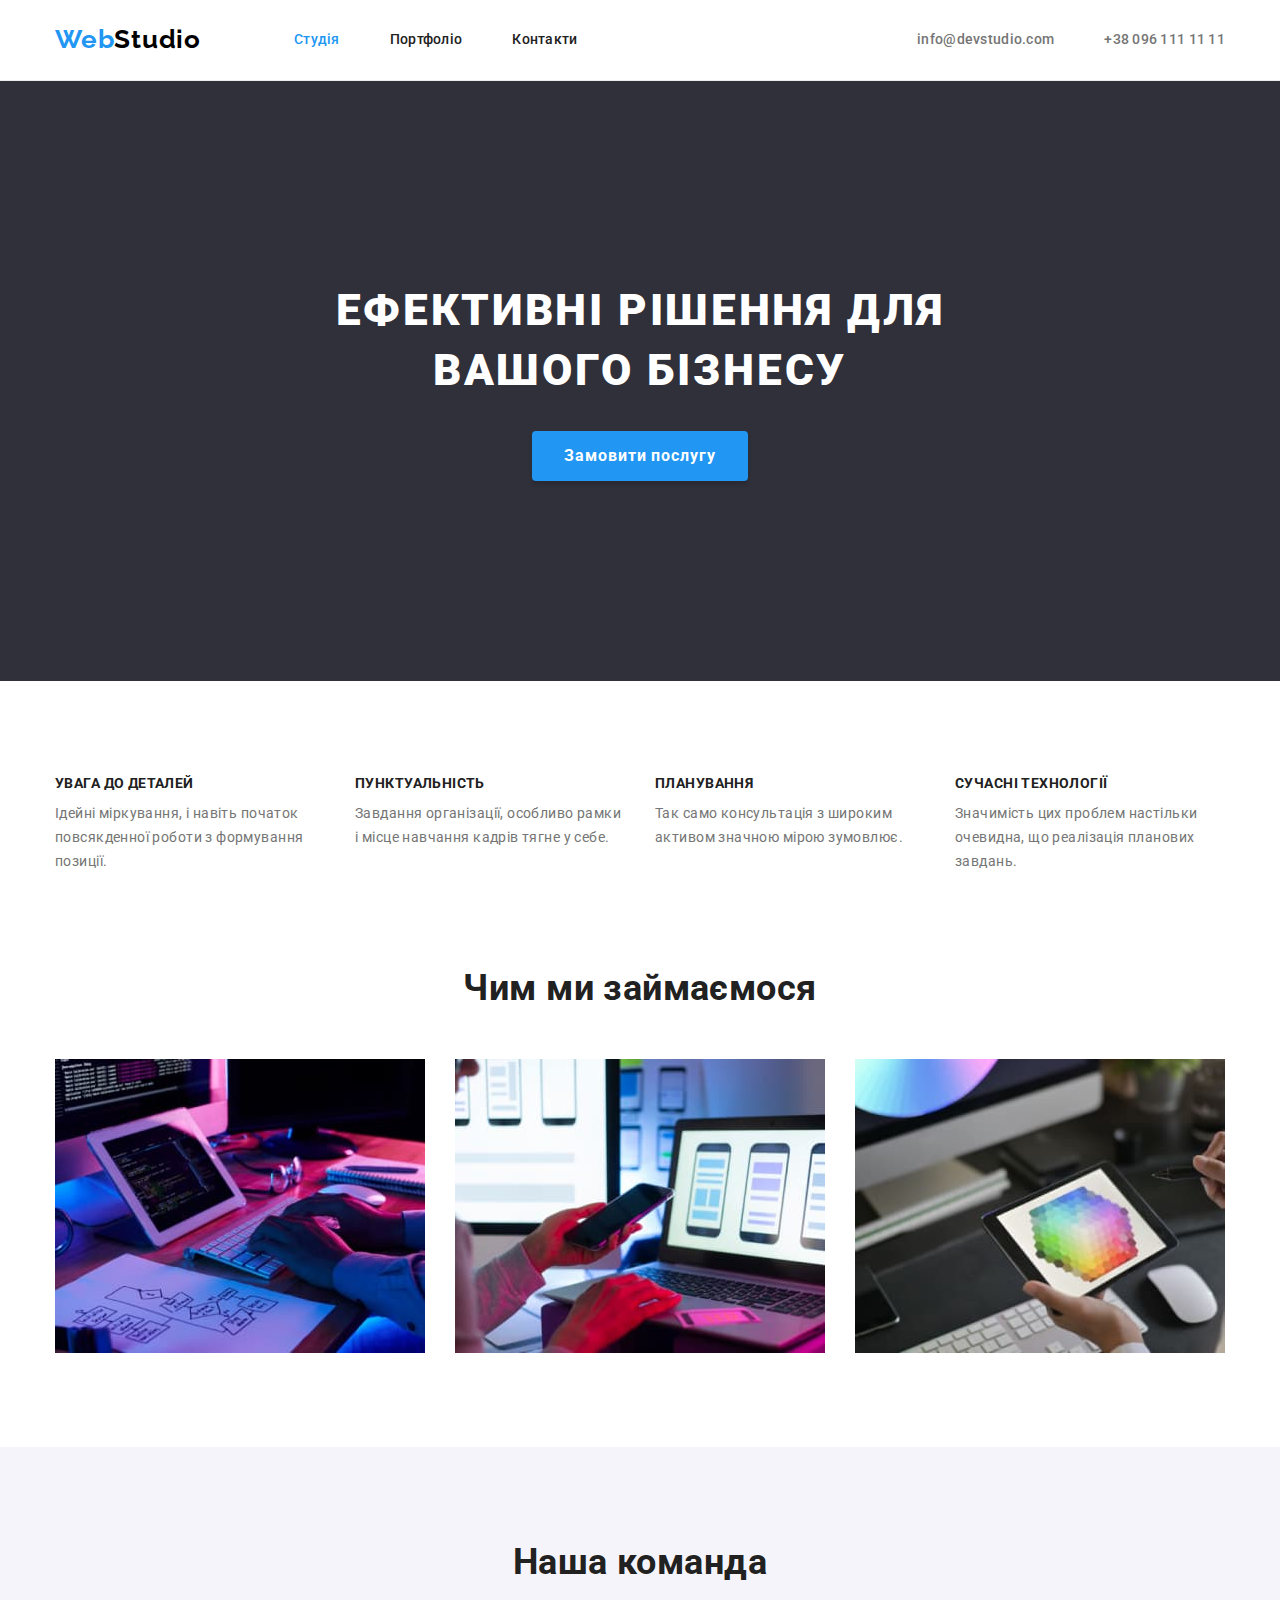
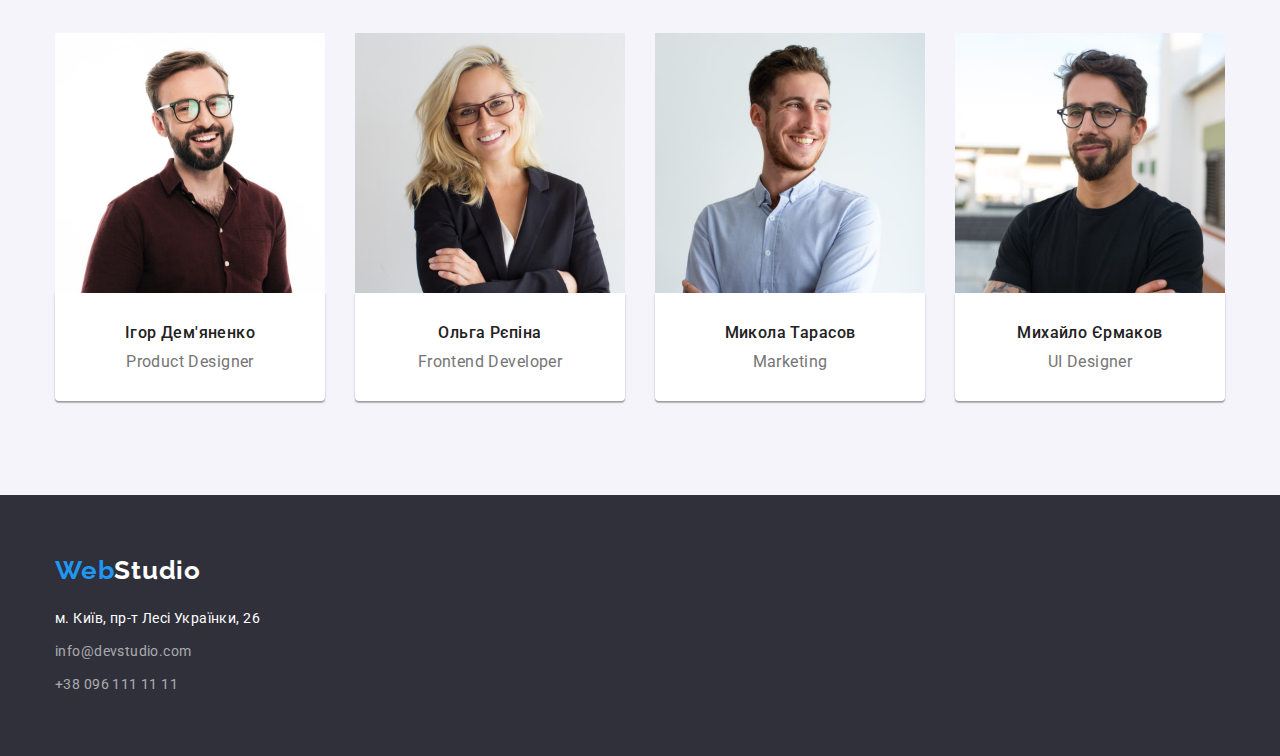
<file: index.html>
<!DOCTYPE html>
<html lang="uk">
  <head>
    <meta charset="UTF-8" />
    <meta http-equiv="X-UA-Compatible" content="IE=edge" />
    <meta name="viewport" content="width=device-width, initial-scale=1.0" />
    <title>Студія</title>
    <link rel="preconnect" href="https://fonts.googleapis.com" />
    <link rel="preconnect" href="https://fonts.gstatic.com" crossorigin />
    <link
      href="https://fonts.googleapis.com/css2?family=Raleway:wght@700&family=Roboto:wght@400;500;700;900&display=swap"
      rel="stylesheet"
    />
    <link
      rel="stylesheet"
      href="https://cdnjs.cloudflare.com/ajax/libs/modern-normalize/1.1.0/modern-normalize.min.css"
    />
    <link rel="stylesheet" href="./css/styles.css" />
  </head>
  <body>
    <header class="header">
      <div class="container header-container">
        <nav class="header-nav">
          <a href="./index.html" class="header-logo logo link" lang="en"
            ><span class="logo-accent">Web</span>Studio</a
          >
          <ul class="header-nav-list list">
            <li class="header-nav-item">
              <a
                href="./index.html"
                class="header-nav-link header-links link current"
                >Студія</a
              >
            </li>
            <li class="header-nav-item">
              <a
                href="./portfolio.html"
                class="header-nav-link header-links link"
                >Портфоліо</a
              >
            </li>
            <li class="header-nav-item">
              <a href="#" class="header-nav-link header-links link">Контакти</a>
            </li>
          </ul>
        </nav>
        <ul class="header-contacts-list list">
          <li class="header-contacts-item">
            <a
              href="mailto:info@devstudio.com"
              class="header-contacts-link header-links link"
              lang="en"
              >info@devstudio.com</a
            >
          </li>
          <li class="header-contacts-item">
            <a
              href="tel:+380961111111"
              class="header-contacts-link header-links link"
              >+38 096 111 11 11</a
            >
          </li>
        </ul>
      </div>
    </header>
    <main>
      <section class="hero">
        <div class="container hero-container">
          <h1 class="hero-title">Ефективні рішення для вашого бізнесу</h1>
          <button class="hero-btn button" type="button">
            Замовити послугу
          </button>
        </div>
      </section>
      <section class="benefits section">
        <div class="container">
          <h2 class="visually-hidden">Переваги</h2>
          <ul class="benefits-list list">
            <li class="benefits-item">
              <h3 class="benefits-item-title">УВАГА ДО ДЕТАЛЕЙ</h3>
              <p class="benefits-item-text">
                Ідейні міркування, і навіть початок повсякденної роботи з
                формування позиції.
              </p>
            </li>
            <li class="benefits-item">
              <h3 class="benefits-item-title">ПУНКТУАЛЬНІСТЬ</h3>
              <p class="benefits-item-text">
                Завдання організації, особливо рамки і місце навчання кадрів
                тягне у себе.
              </p>
            </li>
            <li class="benefits-item">
              <h3 class="benefits-item-title">ПЛАНУВАННЯ</h3>
              <p class="benefits-item-text">
                Так само консультація з широким активом значною мірою зумовлює.
              </p>
            </li>
            <li class="benefits-item">
              <h3 class="benefits-item-title">СУЧАСНІ ТЕХНОЛОГІЇ</h3>
              <p class="benefits-item-text">
                Значимість цих проблем настільки очевидна, що реалізація
                планових завдань.
              </p>
            </li>
          </ul>
        </div>
      </section>
      <section class="work section">
        <div class="container">
          <h2 class="works-title section-title">Чим ми займаємося</h2>
          <ul class="works-list list">
            <li class="works-item">
              <img
                class="image-block"
                src="./images/devimg.jpg"
                alt="Розробка"
                width="370"
                height="294"
              />
            </li>
            <li class="works-item">
              <img
                class="image-block"
                src="./images/desimg.jpg"
                alt="Дизайн"
                width="370"
                height="294"
              />
            </li>
            <li class="works-item">
              <img
                class="image-block"
                src="./images/modimg.jpg"
                alt="Моделювання"
                width="370"
                height="294"
              />
            </li>
          </ul>
        </div>
      </section>
      <section class="teams section">
        <div class="container">
          <h2 class="teams-title section-title">Наша команда</h2>
          <ul class="teams-list list">
            <li class="teams-item">
              <img
                class="image-block"
                src="./images/pdimg.jpg"
                alt="Дизайнер"
                width="270"
                height="260"
              />
              <div class="teams-item-container">
                <h3 class="teams-item-title">Ігор Дем'яненко</h3>
                <p class="teams-item-text" lang="en">Product Designer</p>
              </div>
            </li>
            <li class="teams-item">
              <img
                class="image-block"
                src="./images/feimg.jpg"
                alt="Фронтенд розробник"
                width="270"
                height="260"
              />
              <div class="teams-item-container">
                <h3 class="teams-item-title">Ольга Рєпіна</h3>
                <p class="teams-item-text" lang="en">Frontend Developer</p>
              </div>
            </li>
            <li class="teams-item">
              <img
                class="image-block"
                src="./images/mrkimg.jpg"
                alt="Маркетолог"
                width="270"
                height="260"
              />
              <div class="teams-item-container">
                <h3 class="teams-item-title">Микола Тарасов</h3>
                <p class="teams-item-text" lang="en">Marketing</p>
              </div>
            </li>
            <li class="teams-item">
              <img
                class="image-block"
                src="./images/udimg.jpg"
                alt="Дизайнер інтерфейсу"
                width="270"
                height="260"
              />
              <div class="teams-item-container">
                <h3 class="teams-item-title">Михайло Єрмаков</h3>
                <p class="teams-item-text" lang="en">UI Designer</p>
              </div>
            </li>
          </ul>
        </div>
      </section>
    </main>
    <footer class="footer">
      <div class="container">
        <a href="./index.html" class="footer-logo logo link" lang="en"
          ><span class="logo-accent">Web</span>Studio</a
        >
        <address class="footer-address">
          <ul class="footer-list list">
            <li class="footer-item">
              <a
                href="https://goo.gl/maps/PDugxQ5YmVDt4aWX9"
                class="footer-item-link footer-links address link"
                target="_blank"
                rel="noreferrer noopener nofollow"
                >м. Київ, пр-т Лесі Українки, 26</a
              >
            </li>
            <li class="footer-item">
              <a
                href="mailto:info@devstudio.com"
                class="footer-item-link footer-links link"
                lang="en"
                >info@devstudio.com</a
              >
            </li>
            <li class="footer-item">
              <a
                href="tel:+380961111111"
                class="footer-item-link footer-links link"
                >+38 096 111 11 11</a
              >
            </li>
          </ul>
        </address>
      </div>
    </footer>
  </body>
</html>
</file>
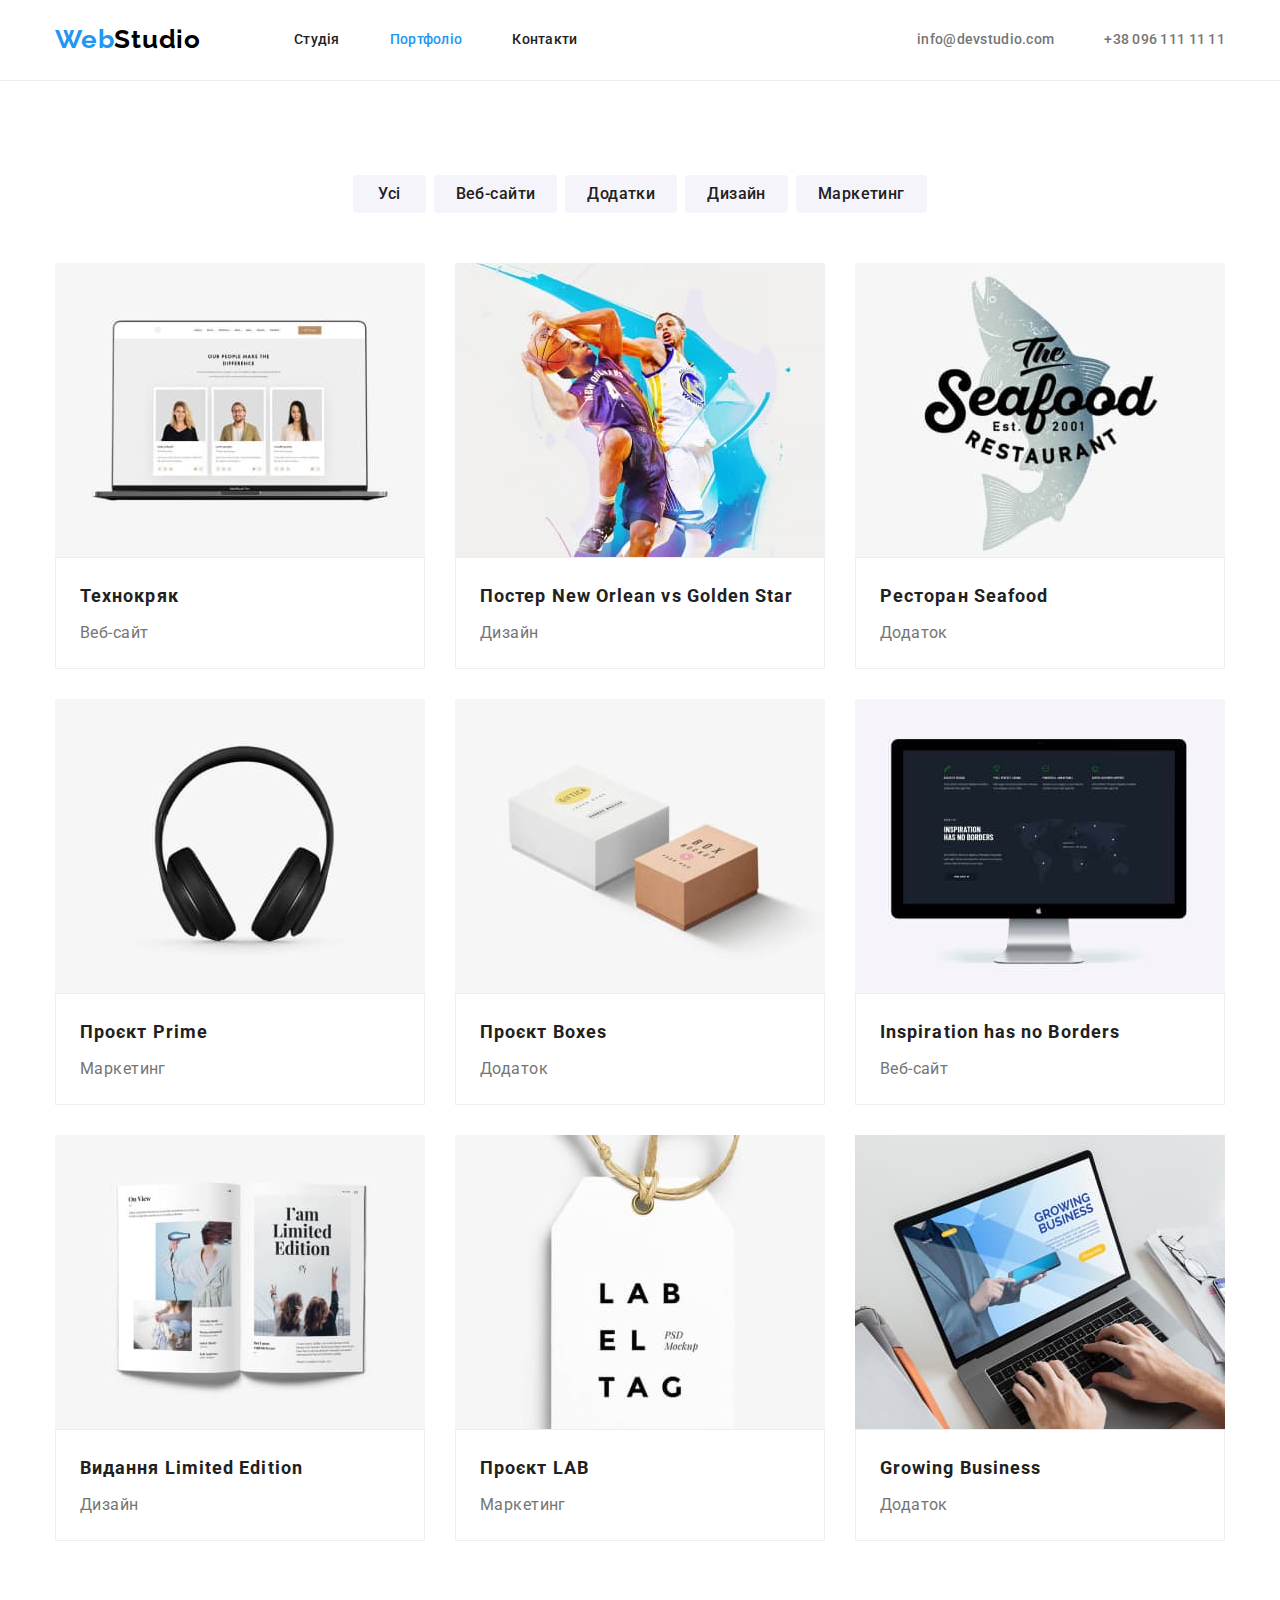
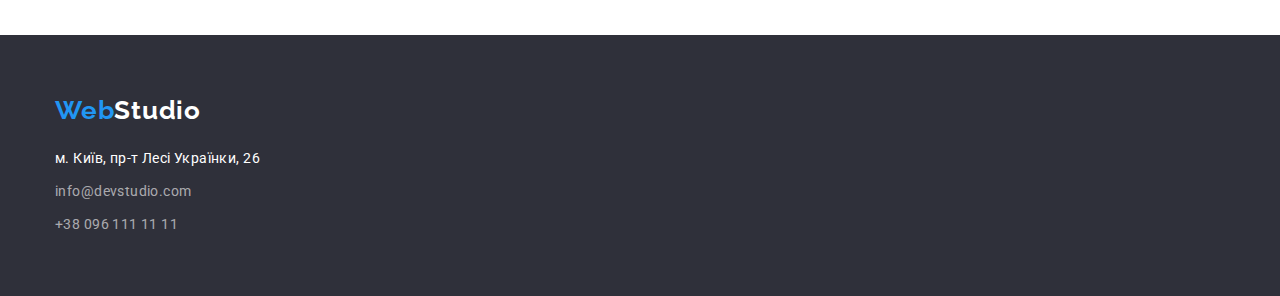
<file: portfolio.html>
<!DOCTYPE html>
<html lang="uk">
  <head>
    <meta charset="UTF-8" />
    <meta http-equiv="X-UA-Compatible" content="IE=edge" />
    <meta name="viewport" content="width=device-width, initial-scale=1.0" />
    <title>Портфоліо</title>
    <link rel="preconnect" href="https://fonts.googleapis.com" />
    <link rel="preconnect" href="https://fonts.gstatic.com" crossorigin />
    <link
      href="https://fonts.googleapis.com/css2?family=Raleway:wght@700&family=Roboto:wght@400;500;700;900&display=swap"
      rel="stylesheet"
    />
    <link
      rel="stylesheet"
      href="https://cdnjs.cloudflare.com/ajax/libs/modern-normalize/1.1.0/modern-normalize.min.css"
    />
    <link rel="stylesheet" href="./css/styles.css" />
  </head>
  <body>
    <header class="header">
      <div class="container header-container">
        <nav class="header-nav">
          <a href="./index.html" class="header-logo logo link" lang="en"
            ><span class="logo-accent">Web</span>Studio</a
          >
          <ul class="header-nav-list list">
            <li class="header-nav-item">
              <a href="./index.html" class="header-nav-link header-links link"
                >Студія</a
              >
            </li>
            <li class="header-nav-item">
              <a
                href="./portfolio.html"
                class="header-nav-link header-links current link"
                >Портфоліо</a
              >
            </li>
            <li class="header-nav-item">
              <a href="#" class="header-nav-link header-links link">Контакти</a>
            </li>
          </ul>
        </nav>
        <ul class="header-contacts-list list">
          <li class="header-contacts-item">
            <a
              href="mailto:info@devstudio.com"
              class="header-contacts-link header-links link"
              lang="en"
              >info@devstudio.com</a
            >
          </li>
          <li class="header-contacts-item">
            <a
              href="tel:+380961111111"
              class="header-contacts-link header-links link"
              >+38 096 111 11 11</a
            >
          </li>
        </ul>
      </div>
    </header>
    <main>
      <section class="portfolio section">
        <div class="container">
          <h1 class="visually-hidden">Портфоліо</h1>
          <ul class="portfolio-filter-list list">
            <li class="portfolio-filter-item">
              <button class="portfolio-filter-btn button" type="button">
                Усі
              </button>
            </li>
            <li class="portfolio-filter-item">
              <button class="portfolio-filter-btn button" type="button">
                Веб-сайти
              </button>
            </li>
            <li class="portfolio-filter-item">
              <button class="portfolio-filter-btn button" type="button">
                Додатки
              </button>
            </li>
            <li class="portfolio-filter-item">
              <button class="portfolio-filter-btn button" type="button">
                Дизайн
              </button>
            </li>
            <li class="portfolio-filter-item">
              <button class="portfolio-filter-btn button" type="button">
                Маркетинг
              </button>
            </li>
          </ul>
          <ul class="portfolio-works-list list">
            <li class="portfolio-works-item">
              <a href="#" class="portfolio-works-link link">
                <img
                  class="image-block"
                  src="./images/criak-img.jpg"
                  alt="Веб-сайт"
                  width="370"
                  height="294"
                />
                <div class="cards-text-container">
                  <h2 class="portfolio-works-title">Технокряк</h2>
                  <p class="portfolio-works-text">Веб-сайт</p>
                </div>
              </a>
            </li>
            <li class="portfolio-works-item">
              <a href="#" class="portfolio-works-link link">
                <img
                  class="image-block"
                  src="./images/poster-img.jpg"
                  alt="Постер"
                  width="370"
                  height="294"
                />
                <div class="cards-text-container">
                  <h2 class="portfolio-works-title">
                    Постер <span lang="en">New Orlean vs Golden Star</span>
                  </h2>
                  <p class="portfolio-works-text">Дизайн</p>
                </div>
              </a>
            </li>
            <li class="portfolio-works-item">
              <a href="#" class="portfolio-works-link link">
                <img
                  class="image-block"
                  src="./images/shark-img.jpg"
                  alt="Ресторан"
                  width="370"
                  height="294"
                />
                <div class="cards-text-container">
                  <h2 class="portfolio-works-title">
                    Ресторан <span lang="en">Seafood</span>
                  </h2>
                  <p class="portfolio-works-text">Додаток</p>
                </div>
              </a>
            </li>
            <li class="portfolio-works-item">
              <a href="#" class="portfolio-works-link link">
                <img
                  class="image-block"
                  src="./images/headphones-img.jpg"
                  alt="Навушники"
                  width="370"
                  height="294"
                />
                <div class="cards-text-container">
                  <h2 class="portfolio-works-title">
                    Проєкт <span lang="en">Prime</span>
                  </h2>
                  <p class="portfolio-works-text">Маркетинг</p>
                </div>
              </a>
            </li>
            <li class="portfolio-works-item">
              <a href="#" class="portfolio-works-link link">
                <img
                  class="image-block"
                  src="./images/boxes-img.jpg"
                  alt="Коробки"
                  width="370"
                  height="294"
                />
                <div class="cards-text-container">
                  <h2 class="portfolio-works-title">
                    Проєкт <span lang="en">Boxes</span>
                  </h2>
                  <p class="portfolio-works-text">Додаток</p>
                </div>
              </a>
            </li>
            <li class="portfolio-works-item">
              <a href="#" class="portfolio-works-link link">
                <img
                  class="image-block"
                  src="./images/mac-img.jpg"
                  alt="Веб-сайт"
                  width="370"
                  height="294"
                />
                <div class="cards-text-container">
                  <h2 class="portfolio-works-title" lang="en">
                    Inspiration has no Borders
                  </h2>
                  <p class="portfolio-works-text">Веб-сайт</p>
                </div>
              </a>
            </li>
            <li class="portfolio-works-item">
              <a href="#" class="portfolio-works-link link">
                <img
                  class="image-block"
                  src="./images/book-img.jpg"
                  alt="Книжка"
                  width="370"
                  height="294"
                />
                <div class="cards-text-container">
                  <h2 class="portfolio-works-title">
                    Видання <span lang="en">Limited Edition</span>
                  </h2>
                  <p class="portfolio-works-text">Дизайн</p>
                </div>
              </a>
            </li>
            <li class="portfolio-works-item">
              <a href="#" class="portfolio-works-link link">
                <img
                  class="image-block"
                  src="./images/lab-img.jpg"
                  alt="Стікер"
                  width="370"
                  height="294"
                />
                <div class="cards-text-container">
                  <h2 class="portfolio-works-title">
                    Проєкт <span lang="en">LAB</span>
                  </h2>
                  <p class="portfolio-works-text">Маркетинг</p>
                </div>
              </a>
            </li>
            <li class="portfolio-works-item">
              <a href="#" class="portfolio-works-link link">
                <img
                  class="image-block"
                  src="./images/macbook-img.jpg"
                  alt="Компʼютер"
                  width="370"
                  height="294"
                />
                <div class="cards-text-container">
                  <h2 class="portfolio-works-title" lang="en">
                    Growing Business
                  </h2>
                  <p class="portfolio-works-text">Додаток</p>
                </div>
              </a>
            </li>
          </ul>
        </div>
      </section>
    </main>
    <footer class="footer">
      <div class="container">
        <a href="./index.html" class="footer-logo logo link" lang="en"
          ><span class="logo-accent">Web</span>Studio</a
        >
        <address class="footer-address">
          <ul class="footer-list list">
            <li class="footer-item">
              <a
                href="https://goo.gl/maps/PDugxQ5YmVDt4aWX9"
                class="footer-item-link footer-links address link"
                target="_blank"
                rel="noreferrer noopener nofollow"
                >м. Київ, пр-т Лесі Українки, 26</a
              >
            </li>
            <li class="footer-item">
              <a
                href="mailto:info@devstudio.com"
                class="footer-item-link footer-links link"
                lang="en"
                >info@devstudio.com</a
              >
            </li>
            <li class="footer-item">
              <a
                href="tel:+380961111111"
                class="footer-item-link footer-links link"
                >+38 096 111 11 11</a
              >
            </li>
          </ul>
        </address>
      </div>
    </footer>
  </body>
</html>
</file>
<file: css/styles.css>
:root {
  --typical-indent: 30px;
  --main-font: "Roboto", sans-serif;
  --logo-font: "Raleway", sans-serif;
  --header-logo-color: #000;
  --main-color: #212121;
  --secondary-color: #fff;
  --main-text-color: #757575;
  --accent-color: #2196f3;
  --btn-bgc: #f5f4fa;
  --hover-hero-btn-color: #188ce8;
  --footer-links-color: rgba(255, 255, 255, 0.6);
  --main-bgc: #fff;
  --secondary-bgc: #2f303a;
  --teams-bgc: #f5f4fa;
  --border-color: #eee;
}

body {
  font-family: var(--main-font);
  font-size: 14px;
  letter-spacing: 0.03em;
  color: var(--main-text-color);
  background-color: var(--main-bgc);
}

p,
h1,
h2,
h3,
h4,
h5,
h6 {
  margin: 0;
}

ul {
  margin: 0;
  padding-left: 0;
}

.image-block {
  display: block;
  max-width: 100%;
  height: auto;
}

.list {
  list-style: none;
}

.link {
  text-decoration: none;
}

.visually-hidden {
  position: absolute;
  white-space: nowrap;
  width: 1px;
  height: 1px;
  overflow: hidden;
  border: 0;
  padding: 0;
  clip: rect(0 0 0 0);
  clip-path: inset(50%);
  margin: -1px;
}

.container {
  width: 1200px;
  padding-left: 15px;
  padding-right: 15px;
  margin-left: auto;
  margin-right: auto;
}

.section {
  padding: 94px 0;
}

.logo {
  font-family: var(--logo-font);
  font-weight: 700;
  font-size: 26px;
  line-height: 1.19;
  letter-spacing: 0.03em;
}

.logo-accent {
  color: var(--accent-color);
}

.header-links {
  display: block;
  padding: 32px 0;
  font-weight: 500;
  line-height: 1.14;
  letter-spacing: 0.02em;
}

.header-links:hover,
.header-links:focus,
.footer-links:hover,
.footer-links:focus,
.footer-links.address:hover,
.footer-links.address:focus {
  color: var(--accent-color);
}

.header-nav-link.current {
  color: var(--accent-color);
}

.button {
  border: none;
  border-radius: 4px;
  font-family: inherit;
  font-size: 16px;
  cursor: pointer;
}

.section-title {
  font-size: 36px;
  line-height: calc(42 / 36);
  text-align: center;
  color: var(--main-color);
}

.footer-links {
  line-height: calc(24 / 14);
}

/* HEADER */

.header {
  border-bottom: 1px solid #ececec;
}

.header-container {
  display: flex;
  align-items: center;
}

.header-logo.logo {
  padding-top: 24px;
  padding-bottom: 25px;
  color: var(--header-logo-color);
}

.header-nav {
  display: flex;
  align-items: center;
}

.header-nav-list {
  display: flex;
  margin-left: 93px;
  gap: 50px;
}

.header-nav-link {
  color: var(--main-color);
}

.header-contacts-list {
  display: flex;
  margin-left: auto;
  gap: 50px;
}

.header-contacts-link {
  color: currentColor;
}

/* HERO */

.hero {
  padding: 200px 0;
  background-color: var(--secondary-bgc);
  text-align: center;
}

.hero-title {
  max-width: 696px;
  margin-bottom: 30px;
  margin-left: auto;
  margin-right: auto;
  font-weight: 900;
  font-size: 44px;
  line-height: 1.36;
  letter-spacing: 0.06em;
  text-transform: uppercase;
  color: var(--secondary-color);
}
.hero-btn {
  min-width: 216px;
  min-height: 50px;
  font-weight: 700;
  line-height: calc(30 / 16);
  letter-spacing: 0.06em;
  background-color: var(--accent-color);
  color: var(--secondary-color);
  box-shadow: 0px 4px 4px rgba(0, 0, 0, 0.15);
}

.hero-btn:hover,
.hero-btn:focus {
  background-color: var(--hover-hero-btn-color);
}

/* BENEFITS */

.benefits-list {
  display: flex;
  gap: var(--typical-indent);
}

.benefits-item {
  width: calc((100% - 3 * var(--typical-indent)) / 4);
}

.benefits-item-title {
  margin-bottom: 10px;
  font-size: inherit;
  line-height: calc(16 / 14);
  color: var(--main-color);
}

.benefits-item-text {
  line-height: calc(24 / 14);
}

/* WORKS */

.work.section {
  padding-top: 0;
}

.works-title {
  margin-bottom: 50px;
}

.works-list {
  display: flex;
  gap: var(--typical-indent);
}

.works-item {
  width: calc((100% - 2 * var(--typical-indent)) / 3);
}

/* TEAMS */

.teams {
  background-color: var(--teams-bgc);
}

.teams-title {
  margin-bottom: 50px;
}

.teams-list {
  display: flex;
  margin-left: -30px;
}

.teams-item {
  width: calc((100% - 3 * var(--typical-indent)) / 4);
  margin-left: 30px;
}

.teams-item-container {
  padding: 30px 0;
  border-radius: 0px 0px 4px 4px;
  text-align: center;
  background-color: var(--secondary-color);
  box-shadow: 0px 1px 3px rgba(0, 0, 0, 0.12), 0px 1px 1px rgba(0, 0, 0, 0.14),
    0px 2px 1px rgba(0, 0, 0, 0.2);
}

.teams-item-title {
  margin-bottom: 10px;
  font-weight: 500;
  font-size: 16px;
  line-height: calc(19 / 16);
  color: var(--main-color);
}

.teams-item-text {
  font-size: 16px;
  line-height: calc(19 / 16);
}

/* PORTFOLIO */

.portfolio-filter-list {
  display: flex;
  justify-content: center;
  gap: 8px;
  margin-bottom: 50px;
}

.portfolio-filter-item:first-child .portfolio-filter-btn {
  padding: 6px 25px;
}

.portfolio-filter-btn {
  padding: 6px 22px;
  font-weight: 500;
  line-height: calc(26 / 16);
  letter-spacing: inherit;
  background-color: var(--btn-bgc);
  color: var(--main-color);
}

.portfolio-filter-btn:hover,
.portfolio-filter-btn:focus {
  background-color: var(--accent-color);
  color: var(--secondary-color);
}

.portfolio-works-list {
  display: flex;
  flex-wrap: wrap;
  gap: var(--typical-indent);
}

.portfolio-works-item {
  width: calc((100% - 2 * var(--typical-indent)) / 3);
}

.cards-text-container {
  padding: 20px 24px;
  background-color: var(--secondary-color);
  border: 1px solid var(--border-color);
  background-color: var(--main-bgc);
}

.portfolio-works-title {
  margin-bottom: 4px;
  font-size: 18px;
  line-height: calc(36 / 18);
  letter-spacing: 0.06em;
  color: var(--main-color);
}

.portfolio-works-text {
  font-size: 16px;
  line-height: calc(30 / 16);
  color: var(--main-text-color);
}

/* FOOTER */

.footer {
  padding: 60px 0;
  background-color: var(--secondary-bgc);
}

.footer-logo.logo {
  display: block;
  margin-bottom: 20px;
  color: var(--secondary-color);
}

.footer-address {
  font-style: normal;
}

.footer-item:not(:last-child) {
  margin-bottom: 9px;
}

.footer-item-link.address {
  color: var(--secondary-color);
}

.footer-item-link {
  color: var(--footer-links-color);
}
</file>
